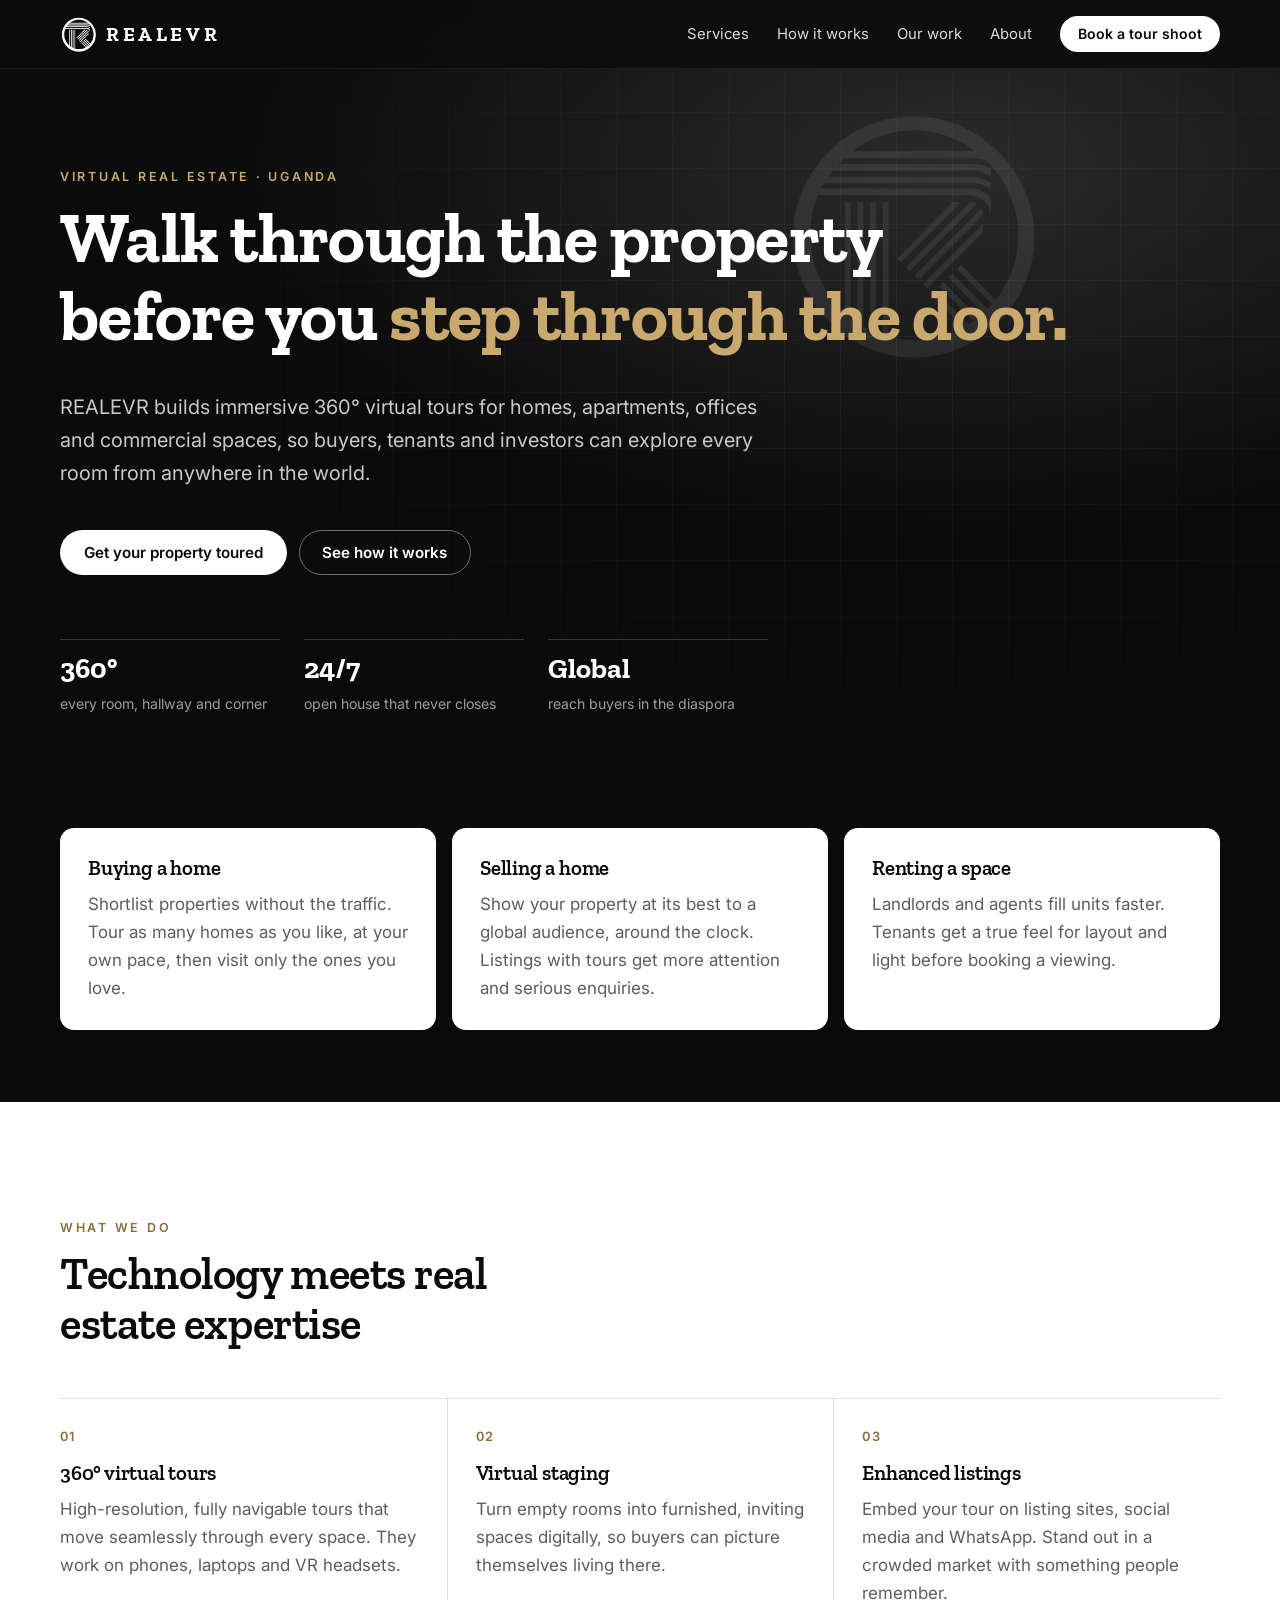
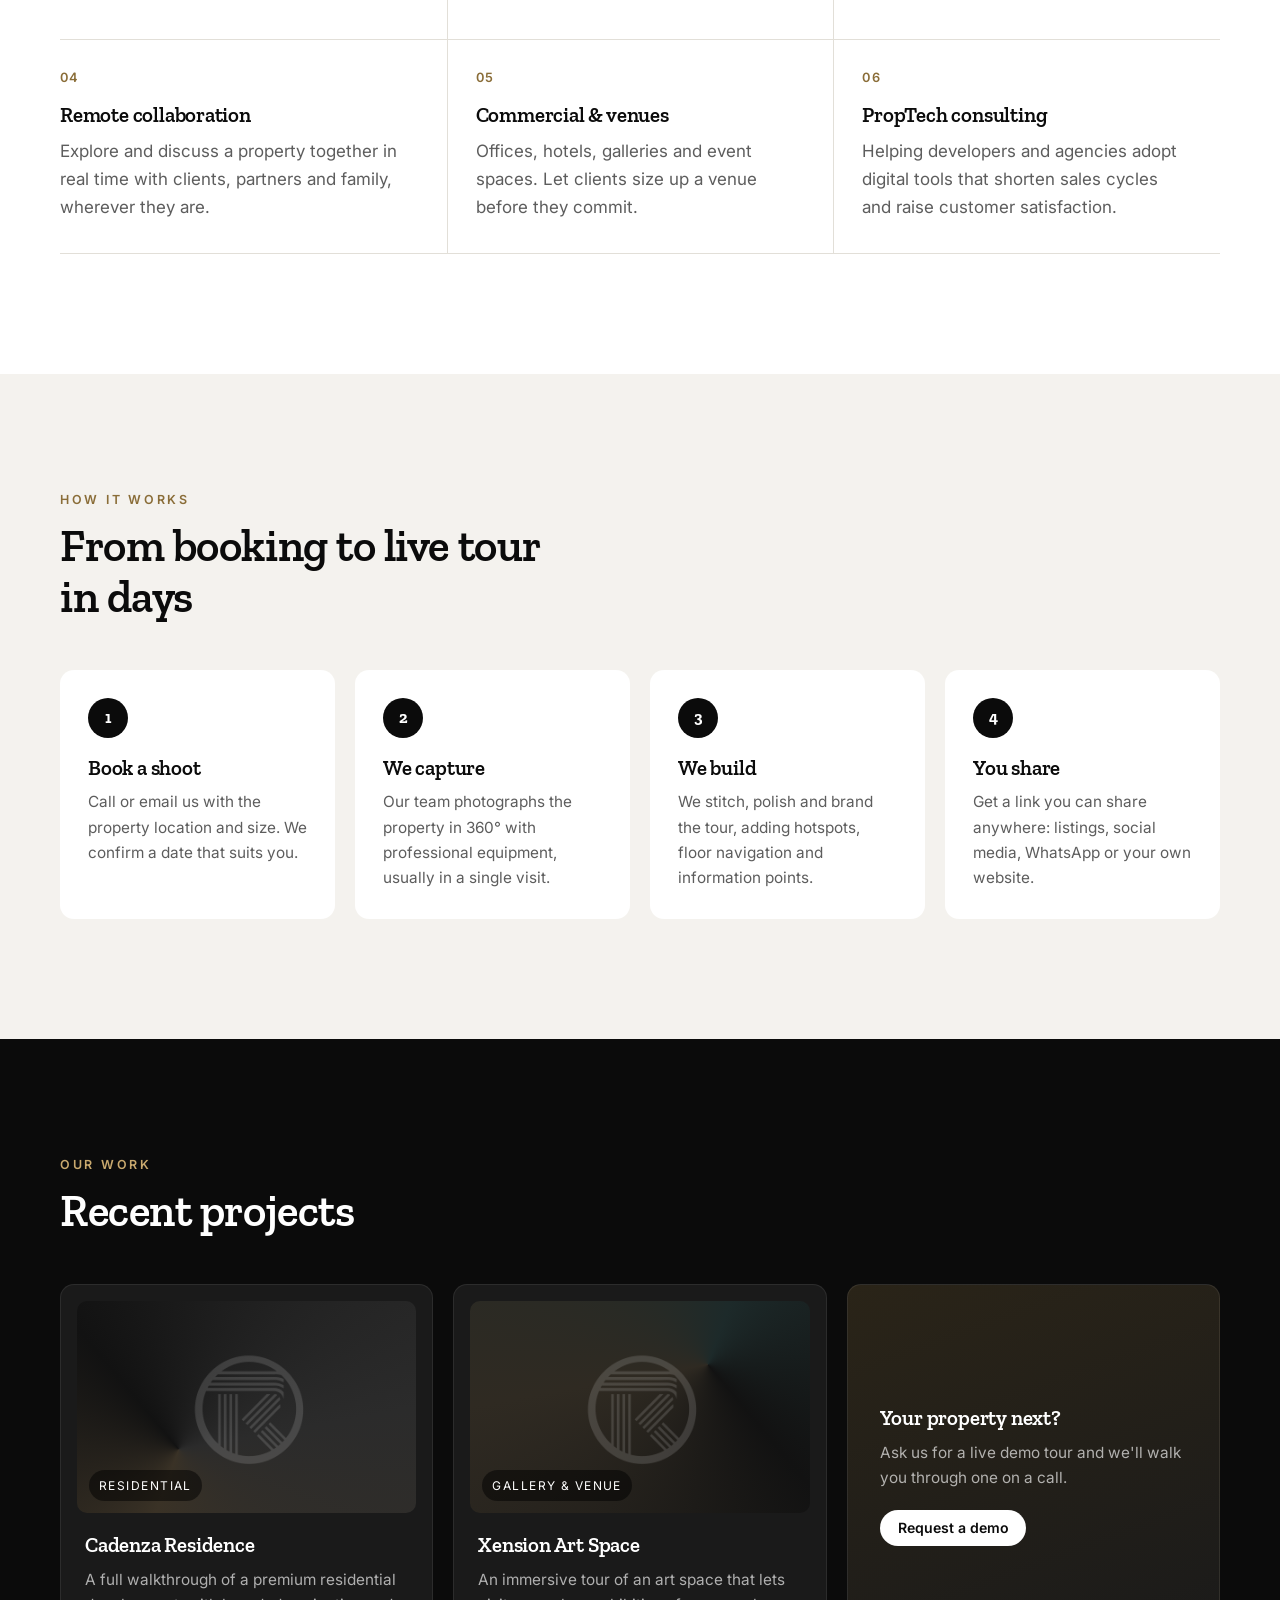
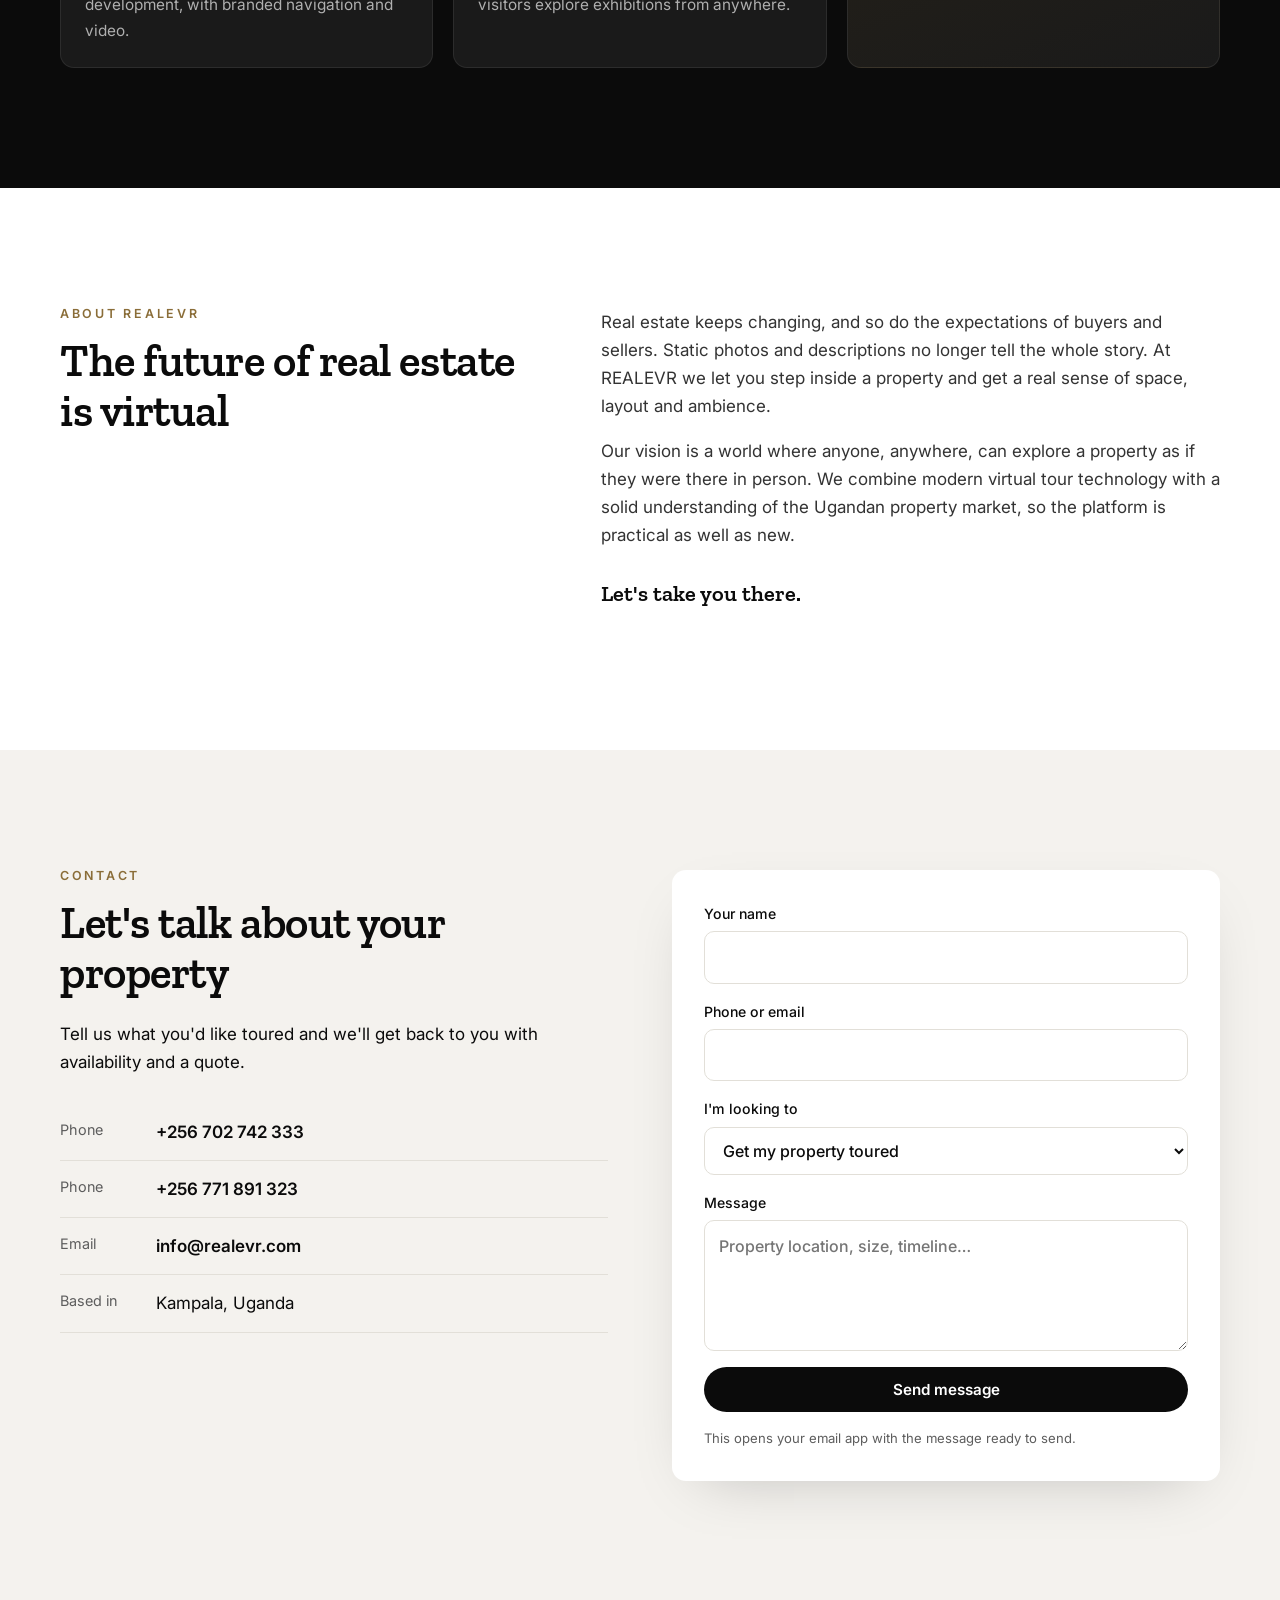
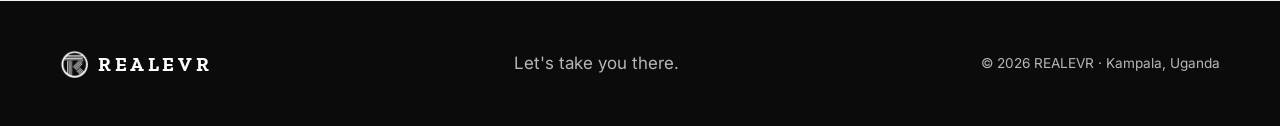
<file: index.html>
<!doctype html>
<html lang="en">
<head>
  <meta charset="utf-8">
  <meta name="viewport" content="width=device-width, initial-scale=1">
  <title>REALEVR | Virtual Property Tours in Uganda</title>
  <meta name="description" content="REALEVR creates immersive 360° virtual tours that help people buy, sell and rent property in Uganda. Walk through a home from anywhere. Let's take you there.">
  <link rel="canonical" href="https://realevr.com/">
  <meta name="theme-color" content="#0b0b0b">

  <meta property="og:type" content="website">
  <meta property="og:site_name" content="REALEVR">
  <meta property="og:title" content="REALEVR | Virtual Property Tours in Uganda">
  <meta property="og:description" content="Immersive 360° virtual tours for buying, selling and renting property. Let's take you there.">
  <meta property="og:url" content="https://realevr.com/">
  <meta property="og:image" content="https://realevr.com/assets/og.jpg">
  <meta name="twitter:card" content="summary_large_image">

  <link rel="icon" href="/favicon.ico" sizes="any">
  <link rel="apple-touch-icon" href="/assets/apple-touch-icon.png">
  <link rel="manifest" href="/site.webmanifest">

  <link rel="preconnect" href="https://fonts.googleapis.com">
  <link rel="preconnect" href="https://fonts.gstatic.com" crossorigin>
  <link href="https://fonts.googleapis.com/css2?family=Zilla+Slab:wght@500;600;700&family=Inter:wght@400;500;600&display=swap" rel="stylesheet">
  <link rel="stylesheet" href="/styles.css">

  <script type="application/ld+json">
  {
    "@context": "https://schema.org",
    "@type": "RealEstateAgent",
    "name": "REALEVR",
    "slogan": "Let's take you there",
    "url": "https://realevr.com/",
    "logo": "https://realevr.com/assets/og.jpg",
    "email": "info@realevr.com",
    "telephone": ["+256702742333", "+256771891323"],
    "areaServed": "Uganda",
    "address": { "@type": "PostalAddress", "addressLocality": "Kampala", "addressCountry": "UG" }
  }
  </script>
</head>
<body>
  <a class="skip" href="#main">Skip to content</a>

  <header class="nav" id="top">
    <div class="wrap nav-inner">
      <a href="#top" class="brand" aria-label="REALEVR home">
        <img src="/assets/mark-white.png" alt="" width="36" height="36">
        <span>REALEVR</span>
      </a>
      <button class="menu-btn" aria-expanded="false" aria-controls="menu" aria-label="Open menu">
        <span></span><span></span>
      </button>
      <nav id="menu" class="menu" aria-label="Main">
        <a href="#services">Services</a>
        <a href="#how">How it works</a>
        <a href="#work">Our work</a>
        <a href="#about">About</a>
        <a href="#contact" class="btn btn-light btn-sm">Book a tour shoot</a>
      </nav>
    </div>
  </header>

  <main id="main">
    <!-- HERO -->
    <section class="hero">
      <div class="hero-grid" aria-hidden="true"></div>
      <div class="wrap hero-inner">
        <p class="eyebrow">Virtual real estate · Uganda</p>
        <h1>Walk through the property<br>before you <em>step through the door.</em></h1>
        <p class="lead">REALEVR builds immersive 360° virtual tours for homes, apartments, offices and commercial spaces, so buyers, tenants and investors can explore every room from anywhere in the world.</p>
        <div class="cta-row">
          <a href="#contact" class="btn btn-light">Get your property toured</a>
          <a href="#how" class="btn btn-ghost">See how it works</a>
        </div>
        <ul class="hero-stats" aria-label="Highlights">
          <li><strong>360°</strong><span>every room, hallway and corner</span></li>
          <li><strong>24/7</strong><span>open house that never closes</span></li>
          <li><strong>Global</strong><span>reach buyers in the diaspora</span></li>
        </ul>
      </div>
      <div class="orb" aria-hidden="true"><img src="/assets/mark-white.png" alt=""></div>
    </section>

    <!-- AUDIENCE -->
    <section class="audience">
      <div class="wrap cards-3">
        <article class="card">
          <h3>Buying a home</h3>
          <p>Shortlist properties without the traffic. Tour as many homes as you like, at your own pace, then visit only the ones you love.</p>
        </article>
        <article class="card">
          <h3>Selling a home</h3>
          <p>Show your property at its best to a global audience, around the clock. Listings with tours get more attention and serious enquiries.</p>
        </article>
        <article class="card">
          <h3>Renting a space</h3>
          <p>Landlords and agents fill units faster. Tenants get a true feel for layout and light before booking a viewing.</p>
        </article>
      </div>
    </section>

    <!-- SERVICES -->
    <section id="services" class="section">
      <div class="wrap">
        <p class="eyebrow dark">What we do</p>
        <h2>Technology meets real estate expertise</h2>
        <div class="services">
          <article>
            <span class="num">01</span>
            <h3>360° virtual tours</h3>
            <p>High-resolution, fully navigable tours that move seamlessly through every space. They work on phones, laptops and VR headsets.</p>
          </article>
          <article>
            <span class="num">02</span>
            <h3>Virtual staging</h3>
            <p>Turn empty rooms into furnished, inviting spaces digitally, so buyers can picture themselves living there.</p>
          </article>
          <article>
            <span class="num">03</span>
            <h3>Enhanced listings</h3>
            <p>Embed your tour on listing sites, social media and WhatsApp. Stand out in a crowded market with something people remember.</p>
          </article>
          <article>
            <span class="num">04</span>
            <h3>Remote collaboration</h3>
            <p>Explore and discuss a property together in real time with clients, partners and family, wherever they are.</p>
          </article>
          <article>
            <span class="num">05</span>
            <h3>Commercial &amp; venues</h3>
            <p>Offices, hotels, galleries and event spaces. Let clients size up a venue before they commit.</p>
          </article>
          <article>
            <span class="num">06</span>
            <h3>PropTech consulting</h3>
            <p>Helping developers and agencies adopt digital tools that shorten sales cycles and raise customer satisfaction.</p>
          </article>
        </div>
      </div>
    </section>

    <!-- HOW -->
    <section id="how" class="section alt">
      <div class="wrap">
        <p class="eyebrow dark">How it works</p>
        <h2>From booking to live tour in days</h2>
        <ol class="steps">
          <li><h3>Book a shoot</h3><p>Call or email us with the property location and size. We confirm a date that suits you.</p></li>
          <li><h3>We capture</h3><p>Our team photographs the property in 360° with professional equipment, usually in a single visit.</p></li>
          <li><h3>We build</h3><p>We stitch, polish and brand the tour, adding hotspots, floor navigation and information points.</p></li>
          <li><h3>You share</h3><p>Get a link you can share anywhere: listings, social media, WhatsApp or your own website.</p></li>
        </ol>
      </div>
    </section>

    <!-- WORK -->
    <section id="work" class="section dark">
      <div class="wrap">
        <p class="eyebrow">Our work</p>
        <h2>Recent projects</h2>
        <div class="work">
          <article class="project">
            <div class="project-art" aria-hidden="true"><span>Residential</span></div>
            <h3>Cadenza Residence</h3>
            <p>A full walkthrough of a premium residential development, with branded navigation and video.</p>
          </article>
          <article class="project">
            <div class="project-art alt" aria-hidden="true"><span>Gallery &amp; venue</span></div>
            <h3>Xension Art Space</h3>
            <p>An immersive tour of an art space that lets visitors explore exhibitions from anywhere.</p>
          </article>
          <article class="project cta-card">
            <h3>Your property next?</h3>
            <p>Ask us for a live demo tour and we'll walk you through one on a call.</p>
            <a href="#contact" class="btn btn-light btn-sm">Request a demo</a>
          </article>
        </div>
      </div>
    </section>

    <!-- ABOUT -->
    <section id="about" class="section">
      <div class="wrap about">
        <div>
          <p class="eyebrow dark">About REALEVR</p>
          <h2>The future of real estate is virtual</h2>
        </div>
        <div class="about-text">
          <p>Real estate keeps changing, and so do the expectations of buyers and sellers. Static photos and descriptions no longer tell the whole story. At REALEVR we let you step inside a property and get a real sense of space, layout and ambience.</p>
          <p>Our vision is a world where anyone, anywhere, can explore a property as if they were there in person. We combine modern virtual tour technology with a solid understanding of the Ugandan property market, so the platform is practical as well as new.</p>
          <p class="sign">Let's take you there.</p>
        </div>
      </div>
    </section>

    <!-- CONTACT -->
    <section id="contact" class="section alt">
      <div class="wrap contact">
        <div>
          <p class="eyebrow dark">Contact</p>
          <h2>Let's talk about your property</h2>
          <p>Tell us what you'd like toured and we'll get back to you with availability and a quote.</p>
          <ul class="contact-list">
            <li><span>Phone</span><a href="tel:+256702742333">+256 702 742 333</a></li>
            <li><span>Phone</span><a href="tel:+256771891323">+256 771 891 323</a></li>
            <li><span>Email</span><a href="mailto:info@realevr.com">info@realevr.com</a></li>
            <li><span>Based in</span>Kampala, Uganda</li>
          </ul>
        </div>
        <form class="form" id="contact-form" novalidate>
          <label>Your name<input name="name" required autocomplete="name"></label>
          <label>Phone or email<input name="reply" required autocomplete="email"></label>
          <label>I'm looking to
            <select name="need">
              <option>Get my property toured</option>
              <option>Buy a home</option>
              <option>Sell a home</option>
              <option>Rent a home</option>
              <option>Something else</option>
            </select>
          </label>
          <label>Message<textarea name="message" rows="4" placeholder="Property location, size, timeline…"></textarea></label>
          <button type="submit" class="btn btn-dark">Send message</button>
          <p class="form-note" role="status" aria-live="polite">This opens your email app with the message ready to send.</p>
        </form>
      </div>
    </section>
  </main>

  <footer class="footer">
    <div class="wrap footer-inner">
      <a href="#top" class="brand"><img src="/assets/mark-white.png" alt="" width="28" height="28"><span>REALEVR</span></a>
      <p>Let's take you there.</p>
      <p class="small">© <span id="year">2026</span> REALEVR · Kampala, Uganda</p>
    </div>
  </footer>

  <script src="/main.js" defer></script>
</body>
</html>
</file>
<file: styles.css>
:root {
  --ink: #0b0b0b;
  --ink-2: #1a1a1a;
  --paper: #ffffff;
  --paper-2: #f4f2ee;
  --muted: #5d5d5d;
  --line: #e2dfd8;
  --accent: #c9a96e;
  --radius: 14px;
  --serif: "Zilla Slab", Georgia, serif;
  --sans: "Inter", system-ui, -apple-system, "Segoe UI", Roboto, sans-serif;
}

*, *::before, *::after { box-sizing: border-box; }
html { scroll-behavior: smooth; scroll-padding-top: 72px; }
body { margin: 0; font: 400 17px/1.65 var(--sans); color: var(--ink); background: var(--paper); -webkit-font-smoothing: antialiased; overflow-x: hidden; }
img { max-width: 100%; display: block; }
a { color: inherit; }
h1, h2, h3 { font-family: var(--serif); line-height: 1.12; margin: 0 0 .5em; letter-spacing: -.01em; }
h1 { font-size: clamp(2.3rem, 6vw, 4.4rem); font-weight: 700; }
h2 { font-size: clamp(1.8rem, 4vw, 2.8rem); font-weight: 600; max-width: 20ch; }
h3 { font-size: 1.3rem; font-weight: 600; }
p { margin: 0 0 1em; }

.wrap { width: min(1160px, 100% - 32px); margin-inline: auto; }
.section { padding: clamp(64px, 10vw, 120px) 0; }
.section.alt { background: var(--paper-2); }
.section.dark { background: var(--ink); color: var(--paper); }
.eyebrow { font: 600 .78rem/1 var(--sans); letter-spacing: .22em; text-transform: uppercase; color: var(--accent); margin-bottom: 1.2em; }
.eyebrow.dark { color: #8a6d38; }

.skip { position: absolute; left: -9999px; }
.skip:focus { left: 16px; top: 16px; z-index: 100; background: #fff; padding: 8px 12px; }

/* Buttons */
.btn { display: inline-flex; align-items: center; justify-content: center; gap: .5em; padding: .9em 1.5em; border-radius: 999px; font: 600 .95rem/1 var(--sans); text-decoration: none; border: 1.5px solid transparent; cursor: pointer; transition: transform .15s, background .2s, color .2s; }
.btn:hover { transform: translateY(-1px); }
.btn:focus-visible, a:focus-visible, input:focus-visible, select:focus-visible, textarea:focus-visible, button:focus-visible { outline: 2px solid var(--accent); outline-offset: 3px; }
.btn-light { background: var(--paper); color: var(--ink); }
.btn-light:hover { background: var(--accent); }
.btn-ghost { border-color: rgba(255,255,255,.4); color: var(--paper); }
.btn-ghost:hover { border-color: var(--paper); }
.btn-dark { background: var(--ink); color: var(--paper); }
.btn-dark:hover { background: var(--ink-2); }
.btn-sm { padding: .7em 1.2em; font-size: .88rem; }

/* Nav */
.nav { position: fixed; inset: 0 0 auto; z-index: 50; background: rgba(11,11,11,.82); backdrop-filter: blur(12px); -webkit-backdrop-filter: blur(12px); color: var(--paper); border-bottom: 1px solid rgba(255,255,255,.08); }
.nav-inner { display: flex; align-items: center; justify-content: space-between; height: 68px; }
.brand { display: inline-flex; align-items: center; gap: 10px; text-decoration: none; font: 700 1.25rem/1 var(--serif); letter-spacing: .18em; }
.menu { display: flex; align-items: center; gap: 28px; }
.menu a:not(.btn) { text-decoration: none; font-size: .93rem; opacity: .85; }
.menu a:not(.btn):hover { opacity: 1; }
.menu-btn { display: none; background: none; border: 0; padding: 10px; cursor: pointer; }
.menu-btn span { display: block; width: 22px; height: 2px; background: #fff; margin: 5px 0; transition: transform .2s; }

/* Hero */
.hero { position: relative; overflow: hidden; background: radial-gradient(1200px 600px at 75% 20%, #2a2a2a 0%, var(--ink) 60%); color: var(--paper); padding: 150px 0 90px; min-height: 92vh; display: flex; align-items: center; }
.hero-grid { position: absolute; inset: 0; background-image: linear-gradient(rgba(255,255,255,.05) 1px, transparent 1px), linear-gradient(90deg, rgba(255,255,255,.05) 1px, transparent 1px); background-size: 56px 56px; mask-image: radial-gradient(ellipse at 70% 40%, #000 0%, transparent 70%); -webkit-mask-image: radial-gradient(ellipse at 70% 40%, #000 0%, transparent 70%); }
.hero-inner { position: relative; z-index: 2; }
.hero h1 em { font-style: normal; color: var(--accent); }
.lead { font-size: clamp(1.05rem, 1.6vw, 1.25rem); max-width: 56ch; color: rgba(255,255,255,.78); margin: 1.2em 0 2em; }
.cta-row { display: flex; flex-wrap: wrap; gap: 12px; }
.hero-stats { list-style: none; padding: 0; margin: 64px 0 0; display: grid; grid-template-columns: repeat(3, minmax(0, 220px)); gap: 24px; }
.hero-stats li { border-top: 1px solid rgba(255,255,255,.18); padding-top: 14px; }
.hero-stats strong { display: block; font: 700 1.8rem/1 var(--serif); margin-bottom: 6px; }
.hero-stats span { font-size: .88rem; color: rgba(255,255,255,.6); }
.orb { position: absolute; right: -120px; top: 50%; translate: 0 -50%; width: min(620px, 60vw); aspect-ratio: 1; opacity: .07; z-index: 1; animation: spin 90s linear infinite; }
@keyframes spin { to { rotate: 360deg; } }

/* Audience cards */
.audience { background: var(--ink); padding: 0 0 72px; }
.cards-3 { display: grid; grid-template-columns: repeat(3, 1fr); gap: 16px; }
.card { background: var(--paper); border-radius: var(--radius); padding: 28px; }
.card p { color: var(--muted); margin: 0; }

/* Services */
.services { display: grid; grid-template-columns: repeat(3, 1fr); gap: 0; margin-top: 48px; border-top: 1px solid var(--line); }
.services article { padding: 32px 28px 32px 0; border-bottom: 1px solid var(--line); }
.services article:not(:nth-child(3n+1)) { padding-left: 28px; border-left: 1px solid var(--line); }
.services p { color: var(--muted); margin: 0; }
.num { display: block; font: 600 .8rem/1 var(--sans); color: #8a6d38; letter-spacing: .1em; margin-bottom: 18px; }

/* Steps */
.steps { list-style: none; padding: 0; margin: 48px 0 0; display: grid; grid-template-columns: repeat(4, 1fr); gap: 20px; counter-reset: s; }
.steps li { counter-increment: s; background: var(--paper); border-radius: var(--radius); padding: 28px; position: relative; }
.steps li::before { content: counter(s); display: grid; place-items: center; width: 40px; height: 40px; border-radius: 50%; background: var(--ink); color: var(--paper); font: 700 1rem/1 var(--serif); margin-bottom: 18px; }
.steps p { color: var(--muted); margin: 0; font-size: .96rem; }

/* Work */
.work { display: grid; grid-template-columns: repeat(3, 1fr); gap: 20px; margin-top: 48px; }
.project { background: var(--ink-2); border: 1px solid rgba(255,255,255,.08); border-radius: var(--radius); padding: 16px 16px 24px; }
.project h3, .project p { padding-inline: 8px; }
.project p { color: rgba(255,255,255,.65); margin: 0; font-size: .96rem; }
.project-art { aspect-ratio: 16/10; border-radius: 10px; margin-bottom: 20px; position: relative; overflow: hidden; background: conic-gradient(from 200deg at 30% 70%, #3a3226, #121212, #2b2b2b, #3a3226); }
.project-art.alt { background: conic-gradient(from 20deg at 70% 30%, #1d2a2a, #121212, #2f2a22, #1d2a2a); }
.project-art::after { content: ""; position: absolute; inset: 0; background: url("/assets/mark-white.png") center / 34% no-repeat; opacity: .14; }
.project-art span { position: absolute; left: 12px; bottom: 12px; z-index: 1; font-size: .75rem; letter-spacing: .12em; text-transform: uppercase; background: rgba(0,0,0,.5); padding: 6px 10px; border-radius: 999px; }
.cta-card { display: flex; flex-direction: column; justify-content: center; align-items: flex-start; padding: 32px; background: linear-gradient(160deg, #2a2418, var(--ink-2)); }
.cta-card h3, .cta-card p { padding: 0; }
.cta-card p { margin-bottom: 20px; }

/* About */
.about { display: grid; grid-template-columns: 1fr 1.3fr; gap: 64px; align-items: start; }
.about-text p { color: #333; }
.sign { font: 600 1.4rem/1.2 var(--serif); color: var(--ink) !important; margin-top: 1.4em; }

/* Contact */
.contact { display: grid; grid-template-columns: 1fr 1fr; gap: 64px; align-items: start; }
.contact-list { list-style: none; padding: 0; margin: 28px 0 0; }
.contact-list li { display: flex; gap: 16px; padding: 14px 0; border-bottom: 1px solid var(--line); }
.contact-list span { width: 80px; flex: none; color: var(--muted); font-size: .9rem; }
.contact-list a { text-decoration: none; font-weight: 600; }
.contact-list a:hover { text-decoration: underline; }
.form { background: var(--paper); border-radius: var(--radius); padding: 32px; display: grid; gap: 16px; box-shadow: 0 20px 60px -30px rgba(0,0,0,.25); }
.form label { display: grid; gap: 6px; font-size: .88rem; font-weight: 500; }
.form input, .form select, .form textarea { font: inherit; font-size: 1rem; padding: 12px 14px; border: 1px solid var(--line); border-radius: 10px; background: #fff; color: var(--ink); width: 100%; }
.form input[aria-invalid="true"] { border-color: #b3261e; }
.form-note { font-size: .82rem; color: var(--muted); margin: 0; }

/* Footer */
.footer { background: var(--ink); color: rgba(255,255,255,.7); padding: 48px 0; }
.footer-inner { display: flex; flex-wrap: wrap; align-items: center; justify-content: space-between; gap: 16px; }
.footer .brand { color: var(--paper); }
.footer p { margin: 0; }
.small { font-size: .85rem; }

/* Responsive */
@media (max-width: 900px) {
  .menu-btn { display: block; }
  .menu { position: fixed; top: 68px; left: 0; right: 0; flex-direction: column; align-items: stretch; gap: 0; background: var(--ink); padding: 8px 16px 24px; border-bottom: 1px solid rgba(255,255,255,.1); display: none; }
  .menu.open { display: flex; }
  .menu a:not(.btn) { padding: 14px 0; border-bottom: 1px solid rgba(255,255,255,.08); }
  .menu .btn { margin-top: 16px; }
  .menu-btn[aria-expanded="true"] span:first-child { transform: translateY(3.5px) rotate(45deg); }
  .menu-btn[aria-expanded="true"] span:last-child { transform: translateY(-3.5px) rotate(-45deg); }
  .cards-3, .work { grid-template-columns: 1fr; }
  .services { grid-template-columns: 1fr 1fr; }
  .services article, .services article:not(:nth-child(3n+1)) { padding: 28px 20px 28px 0; border-left: 0; }
  .services article:nth-child(2n) { padding-left: 20px; border-left: 1px solid var(--line); }
  .steps { grid-template-columns: 1fr 1fr; }
  .about, .contact { grid-template-columns: 1fr; gap: 32px; }
}
@media (max-width: 560px) {
  body { font-size: 16px; }
  .hero { padding: 120px 0 64px; min-height: auto; }
  .hero h1 br { display: none; }
  .hero-stats { grid-template-columns: 1fr; gap: 16px; margin-top: 44px; }
  .services, .steps { grid-template-columns: 1fr; }
  .services article:nth-child(2n) { padding-left: 0; border-left: 0; }
  .form { padding: 22px; }
  .orb { right: -40%; width: 110vw; }
}
@media (prefers-reduced-motion: reduce) {
  html { scroll-behavior: auto; }
  .orb { animation: none; }
  .btn { transition: none; }
}
</file>
